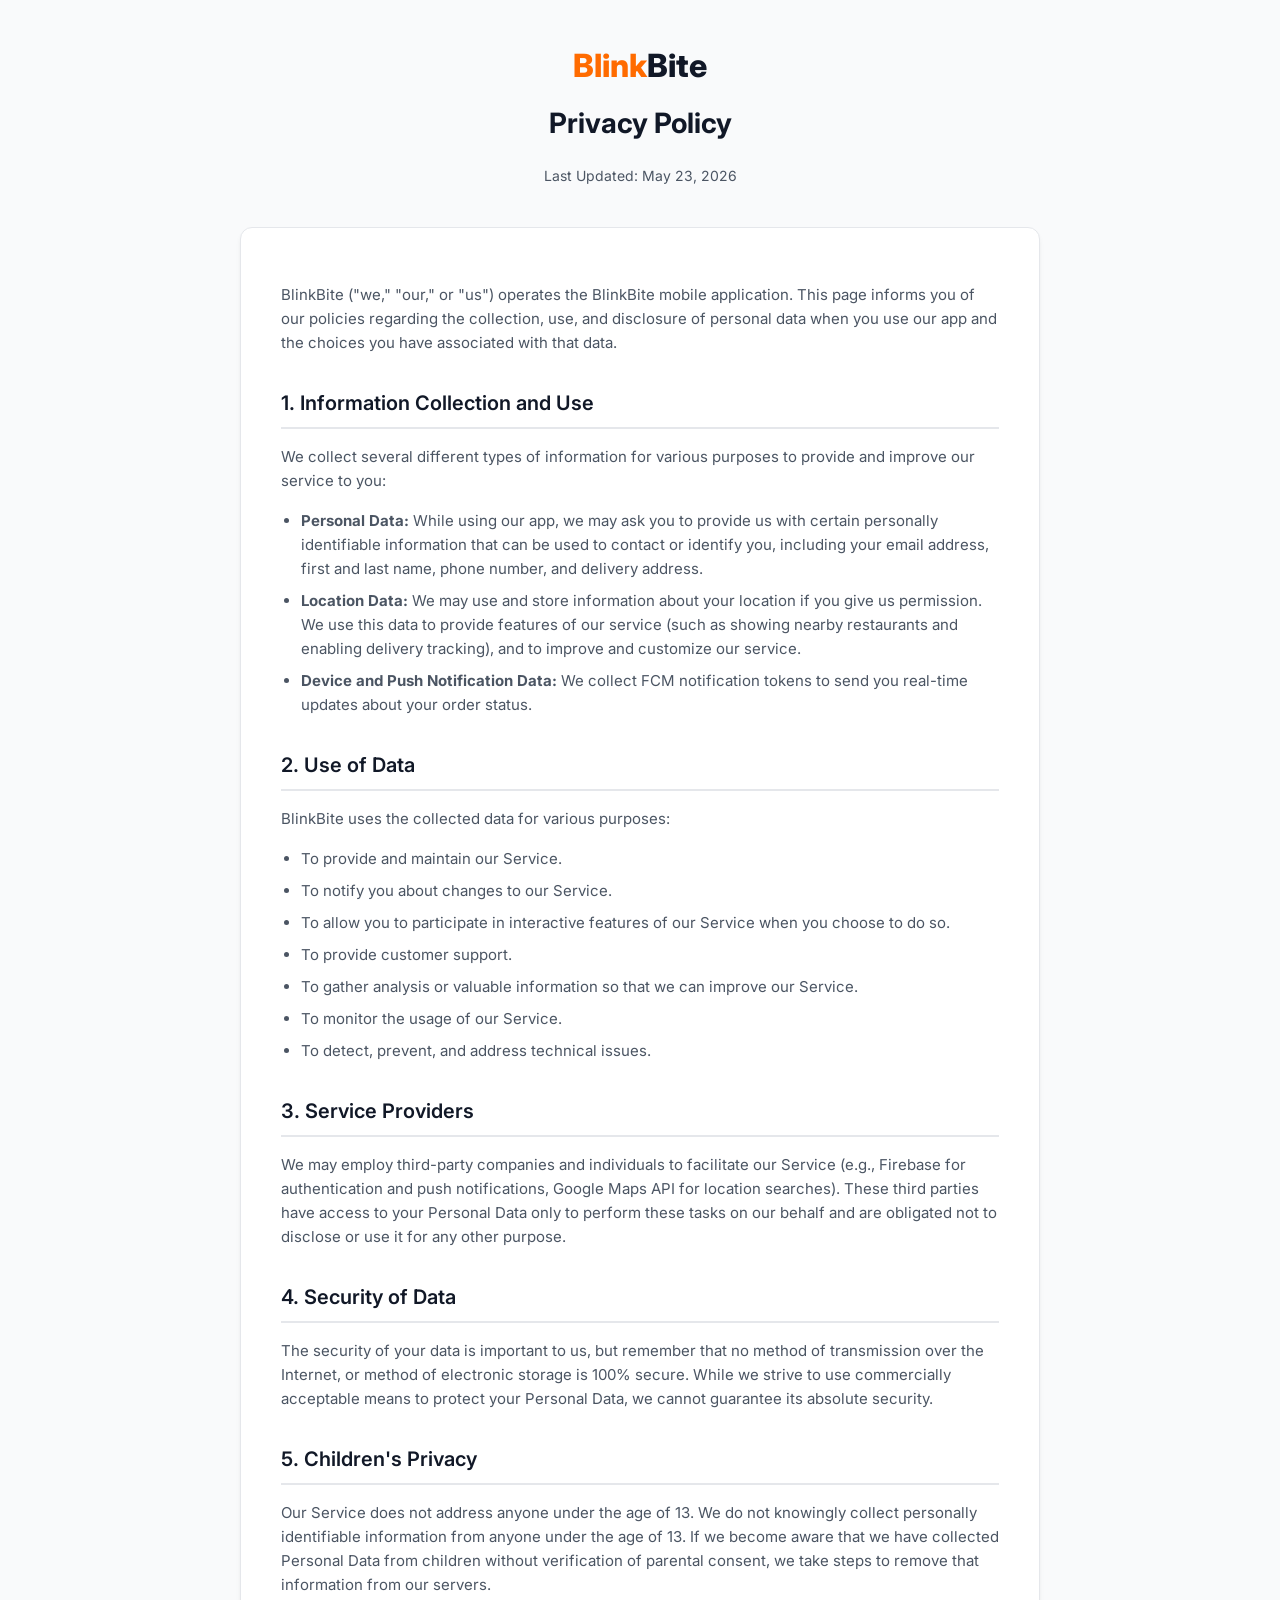
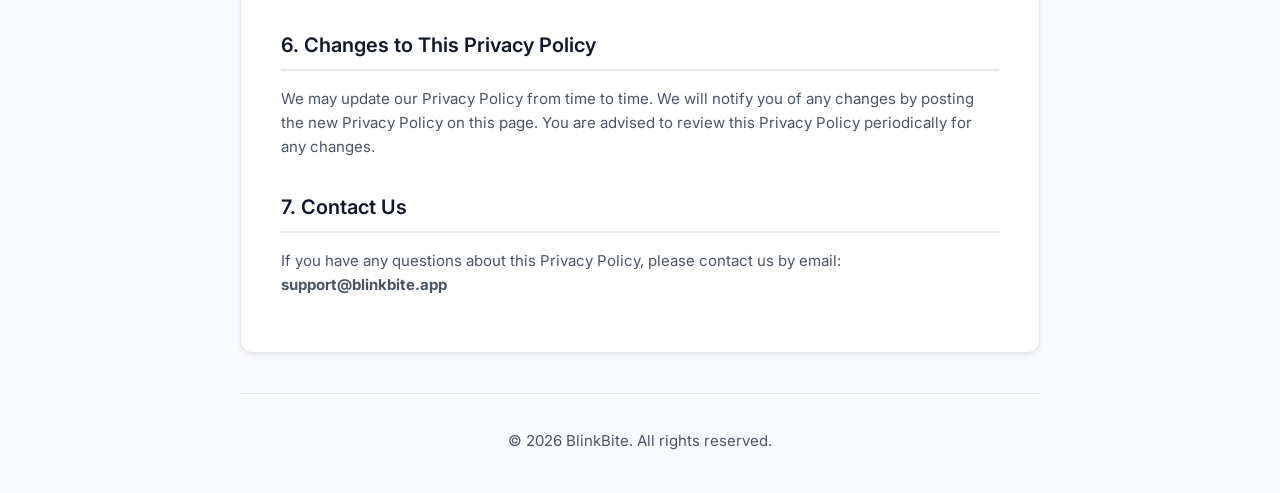
<file: blinkbite.html>
<!DOCTYPE html>
<html lang="en">

<head>
    <meta charset="UTF-8">
    <meta name="viewport" content="width=device-width, initial-scale=1.0">
    <title>Privacy Policy - BlinkBite</title>
    <link href="https://fonts.googleapis.com/css2?family=Inter:wght@300;400;500;600;700&display=swap" rel="stylesheet">
    <style>
        :root {
            --primary: #FF6B00;
            --primary-hover: #E05E00;
            --bg: #F9FAFB;
            --card-bg: #FFFFFF;
            --text-main: #1F2937;
            --text-muted: #4B5563;
            --border: #E5E7EB;
        }

        body {
            font-family: 'Inter', sans-serif;
            background-color: var(--bg);
            color: var(--text-main);
            line-height: 1.6;
            margin: 0;
            padding: 0;
        }

        .container {
            max-width: 800px;
            margin: 40px auto;
            padding: 0 20px;
        }

        header {
            text-align: center;
            margin-bottom: 40px;
        }

        .logo {
            font-size: 32px;
            font-weight: 800;
            color: var(--primary);
            text-decoration: none;
            display: inline-block;
            margin-bottom: 10px;
        }

        .logo span {
            color: #111827;
        }

        h1 {
            font-size: 28px;
            font-weight: 700;
            color: #111827;
            margin-top: 0;
        }

        .last-updated {
            font-size: 14px;
            color: var(--text-muted);
        }

        .card {
            background-color: var(--card-bg);
            border: 1px solid var(--border);
            border-radius: 12px;
            padding: 40px;
            box-shadow: 0 4px 6px -1px rgba(0, 0, 0, 0.05), 0 2px 4px -1px rgba(0, 0, 0, 0.03);
        }

        h2 {
            font-size: 20px;
            font-weight: 600;
            color: #111827;
            border-bottom: 2px solid var(--border);
            padding-bottom: 8px;
            margin-top: 32px;
            margin-bottom: 16px;
        }

        h3 {
            font-size: 16px;
            font-weight: 600;
            color: #111827;
            margin-top: 24px;
            margin-bottom: 8px;
        }

        p,
        li {
            color: var(--text-muted);
            font-size: 15px;
        }

        ul {
            padding-left: 20px;
        }

        li {
            margin-bottom: 8px;
        }

        footer {
            text-align: center;
            margin-top: 40px;
            padding-top: 20px;
            border-top: 1px solid var(--border);
            color: var(--text-muted);
            font-size: 13px;
        }
    </style>
</head>

<body>

    <div class="container">
        <header>
            <a href="#" class="logo">Blink<span>Bite</span></a>
            <h1>Privacy Policy</h1>
            <p class="last-updated">Last Updated: May 23, 2026</p>
        </header>

        <div class="card">
            <p>BlinkBite ("we," "our," or "us") operates the BlinkBite mobile application. This page informs you of our
                policies regarding the collection, use, and disclosure of personal data when you use our app and the
                choices you have associated with that data.</p>

            <h2>1. Information Collection and Use</h2>
            <p>We collect several different types of information for various purposes to provide and improve our service
                to you:</p>
            <ul>
                <li><strong>Personal Data:</strong> While using our app, we may ask you to provide us with certain
                    personally identifiable information that can be used to contact or identify you, including your
                    email address, first and last name, phone number, and delivery address.</li>
                <li><strong>Location Data:</strong> We may use and store information about your location if you give us
                    permission. We use this data to provide features of our service (such as showing nearby restaurants
                    and enabling delivery tracking), and to improve and customize our service.</li>
                <li><strong>Device and Push Notification Data:</strong> We collect FCM notification tokens to send you
                    real-time updates about your order status.</li>
            </ul>

            <h2>2. Use of Data</h2>
            <p>BlinkBite uses the collected data for various purposes:</p>
            <ul>
                <li>To provide and maintain our Service.</li>
                <li>To notify you about changes to our Service.</li>
                <li>To allow you to participate in interactive features of our Service when you choose to do so.</li>
                <li>To provide customer support.</li>
                <li>To gather analysis or valuable information so that we can improve our Service.</li>
                <li>To monitor the usage of our Service.</li>
                <li>To detect, prevent, and address technical issues.</li>
            </ul>

            <h2>3. Service Providers</h2>
            <p>We may employ third-party companies and individuals to facilitate our Service (e.g., Firebase for
                authentication and push notifications, Google Maps API for location searches). These third parties have
                access to your Personal Data only to perform these tasks on our behalf and are obligated not to disclose
                or use it for any other purpose.</p>

            <h2>4. Security of Data</h2>
            <p>The security of your data is important to us, but remember that no method of transmission over the
                Internet, or method of electronic storage is 100% secure. While we strive to use commercially acceptable
                means to protect your Personal Data, we cannot guarantee its absolute security.</p>

            <h2>5. Children's Privacy</h2>
            <p>Our Service does not address anyone under the age of 13. We do not knowingly collect personally
                identifiable information from anyone under the age of 13. If we become aware that we have collected
                Personal Data from children without verification of parental consent, we take steps to remove that
                information from our servers.</p>

            <h2>6. Changes to This Privacy Policy</h2>
            <p>We may update our Privacy Policy from time to time. We will notify you of any changes by posting the new
                Privacy Policy on this page. You are advised to review this Privacy Policy periodically for any changes.
            </p>

            <h2>7. Contact Us</h2>
            <p>If you have any questions about this Privacy Policy, please contact us by email:
                <strong>support@blinkbite.app</strong></p>
        </div>

        <footer>
            <p>&copy; 2026 BlinkBite. All rights reserved.</p>
        </footer>
    </div>

</body>

</html>
</file>
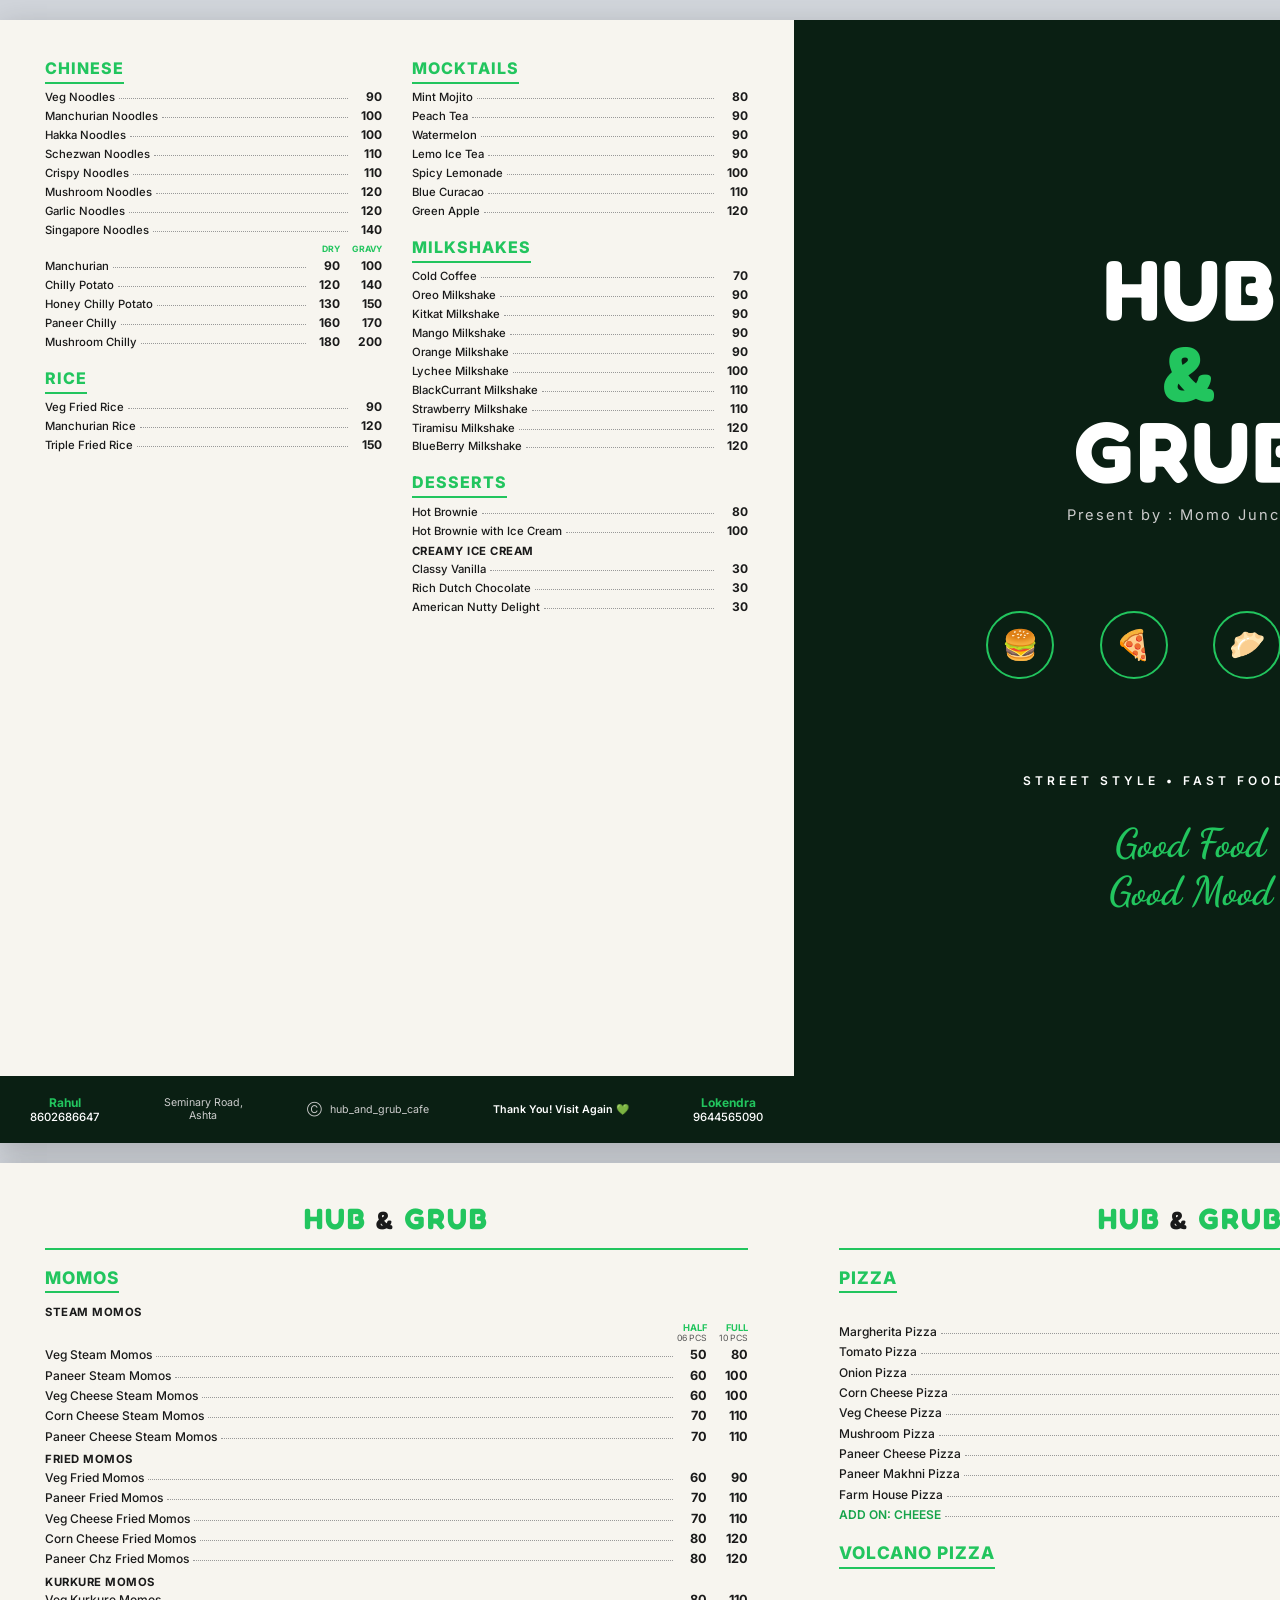
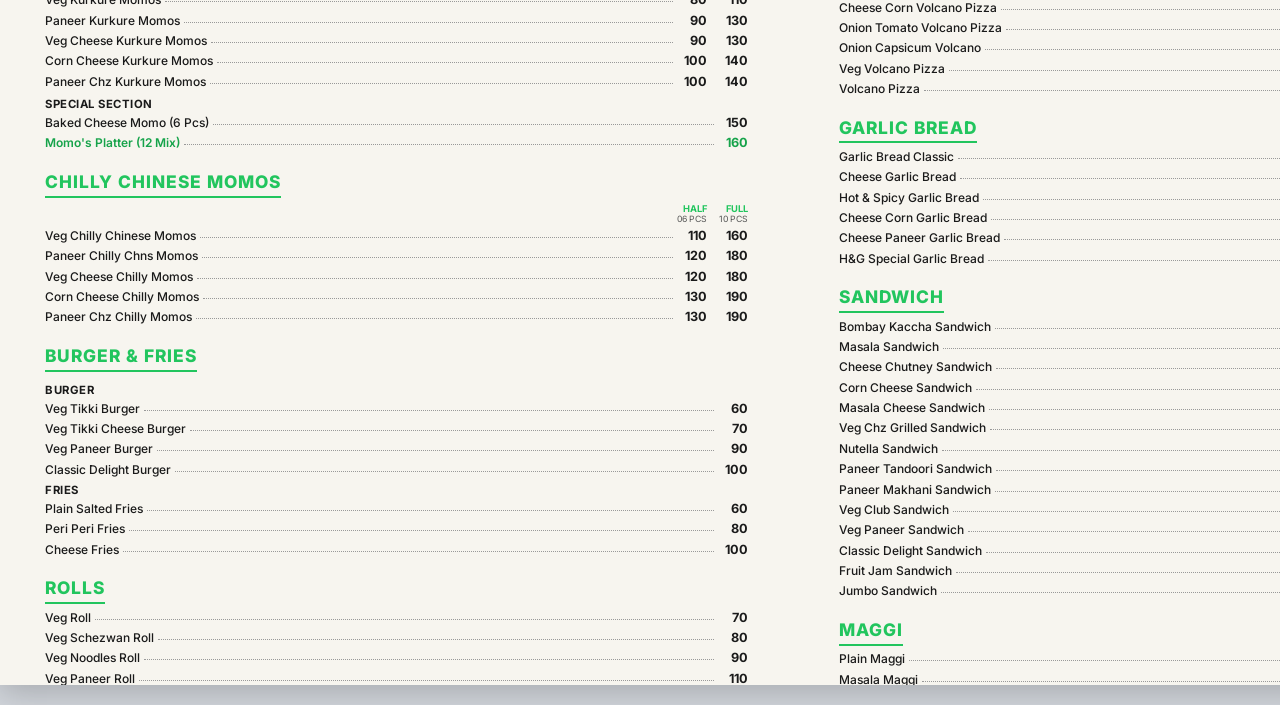
<file: print_menu.html>
<!DOCTYPE html>
<html lang="en">
<head>
  <meta charset="UTF-8">
  <meta name="viewport" content="width=device-width, initial-scale=1">
  <title>Hub & Grub - A3 Bi-fold Menu</title>
  <link href="https://fonts.googleapis.com/css2?family=Fredoka+One&family=Inter:wght@300;400;500;600;700;800&family=Dancing+Script:wght@400;700&display=swap" rel="stylesheet">
  <style>
    :root {
      --dark-green: #0a1f13;
      --cream: #f7f5ef;
      --accent-green: #22c55e;
      --accent-dark: #16a34a;
      --text-dark: #1a1a1a;
      --text-muted: #555555;
      --dot-color: #999999;
    }

    * {
      box-sizing: border-box;
      margin: 0;
      padding: 0;
      -webkit-print-color-adjust: exact !important;
      print-color-adjust: exact !important;
    }

    @page {
      size: A3 landscape;
      margin: 0;
    }

    body {
      margin: 0;
      padding: 0;
      background: #d1d5db;
      font-family: 'Inter', sans-serif;
    }

    /* ==================== A3 PAGE CONTAINER ==================== */
    .a3-page {
      width: 420mm;
      height: 297mm;
      margin: 20px auto;
      display: flex;
      box-shadow: 0 8px 30px rgba(0,0,0,0.2);
      page-break-after: always;
      overflow: hidden;
    }

    @media print {
      body { background: transparent; }
      .a3-page {
        margin: 0;
        box-shadow: none;
      }
    }

    /* ==================== PANEL (Each half = A4) ==================== */
    .panel {
      width: 210mm;
      height: 297mm;
      padding: 10mm 12mm;
      display: flex;
      flex-direction: column;
      overflow: hidden;
    }

    .panel-dark {
      background-color: var(--dark-green);
      color: #ffffff;
    }

    .panel-light {
      background-color: var(--cream);
      color: var(--text-dark);
    }

    /* ==================== FRONT COVER (Panel 1) ==================== */
    .front-cover {
      justify-content: center;
      align-items: center;
      text-align: center;
      position: relative;
    }

    .front-cover .logo-section {
      margin-bottom: 8mm;
    }

    .front-cover .cafe-name {
      font-family: 'Fredoka One', cursive;
      font-size: 64pt;
      line-height: 0.95;
      letter-spacing: 3px;
      color: #ffffff;
      text-transform: uppercase;
      margin: 0;
    }

    .front-cover .cafe-name .amp {
      color: var(--accent-green);
      font-size: 56pt;
    }

    .front-cover .tagline {
      font-family: 'Inter', sans-serif;
      font-size: 11pt;
      font-weight: 400;
      letter-spacing: 2px;
      color: #cccccc;
      margin-top: 4mm;
    }

    .front-cover .icons-row {
      display: flex;
      justify-content: center;
      gap: 12mm;
      margin: 15mm 0;
      font-size: 28pt;
    }

    .front-cover .icons-row span {
      width: 18mm;
      height: 18mm;
      border: 2px solid var(--accent-green);
      border-radius: 50%;
      display: flex;
      align-items: center;
      justify-content: center;
      font-size: 22pt;
    }

    .front-cover .style-line {
      font-family: 'Inter', sans-serif;
      font-weight: 600;
      font-size: 9pt;
      letter-spacing: 4px;
      text-transform: uppercase;
      color: #ffffff;
      margin-top: 10mm;
    }

    .front-cover .slogan {
      font-family: 'Dancing Script', cursive;
      font-size: 30pt;
      color: var(--accent-green);
      margin-top: 8mm;
      font-weight: 700;
    }

    /* ==================== BACK COVER (Panel 4) ==================== */
    .back-cover {
      position: relative;
    }

    .back-cover .back-content {
      flex: 1;
      display: flex;
      flex-direction: column;
      gap: 3mm;
    }

    .back-footer {
      background-color: var(--dark-green);
      color: #ffffff;
      padding: 5mm 8mm;
      margin: auto -12mm -10mm -12mm;
      display: flex;
      justify-content: space-between;
      align-items: center;
      font-size: 8.5pt;
    }

    .back-footer .contact-item {
      text-align: center;
    }

    .back-footer .contact-name {
      color: var(--accent-green);
      font-weight: 700;
      font-size: 9pt;
    }

    .back-footer .contact-number {
      color: #ffffff;
      font-weight: 500;
      font-size: 8.5pt;
    }

    .back-footer .location {
      text-align: center;
      font-size: 8pt;
      color: #cccccc;
    }

    .back-footer .social {
      display: flex;
      align-items: center;
      gap: 2mm;
      font-size: 8pt;
      color: #cccccc;
    }

    .back-footer .thank-you {
      font-family: 'Inter', sans-serif;
      font-weight: 600;
      font-size: 8pt;
      color: #ffffff;
    }

    .back-footer .thank-you .heart {
      color: var(--accent-green);
    }

    /* ==================== INSIDE PANELS LAYOUT ==================== */
    .inside-panel {
      display: flex;
      flex-direction: column;
      gap: 2.5mm;
    }

    .inside-panel .panel-header {
      text-align: center;
      padding-bottom: 3mm;
      border-bottom: 2px solid var(--accent-green);
      margin-bottom: 2mm;
    }

    .inside-panel .panel-header h1 {
      font-family: 'Fredoka One', cursive;
      font-size: 22pt;
      color: var(--accent-green);
      letter-spacing: 2px;
    }

    .inside-panel .panel-header h1 .amp {
      color: var(--text-dark);
      font-size: 18pt;
    }

    /* ==================== CATEGORY STYLING ==================== */
    .category {
      margin-bottom: 1.5mm;
    }

    .cat-title {
      font-family: 'Inter', sans-serif;
      font-weight: 800;
      font-size: 13pt;
      color: var(--accent-green);
      text-transform: uppercase;
      letter-spacing: 1px;
      margin: 0 0 1.5mm 0;
      padding-bottom: 1mm;
      border-bottom: 2px solid var(--accent-green);
      display: inline-block;
    }

    .sub-cat {
      font-family: 'Inter', sans-serif;
      font-weight: 700;
      font-size: 8.5pt;
      color: var(--text-dark);
      text-transform: uppercase;
      letter-spacing: 0.5px;
      margin: 1.5mm 0 1mm 0;
    }

    /* ==================== ITEM STYLING ==================== */
    .item {
      display: flex;
      align-items: baseline;
      font-size: 9pt;
      margin-bottom: 1.2mm;
      line-height: 1.25;
    }

    .item-name {
      font-family: 'Inter', sans-serif;
      font-weight: 500;
      color: var(--text-dark);
      white-space: nowrap;
    }

    .item-name.green {
      color: var(--accent-dark);
      font-weight: 600;
    }

    .item-dots {
      flex: 1;
      border-bottom: 1px dotted var(--dot-color);
      margin: 0 4px;
      position: relative;
      top: -2px;
      min-width: 5mm;
    }

    .item-price-container {
      display: flex;
      gap: 3mm;
      align-items: baseline;
    }

    .price {
      font-family: 'Inter', sans-serif;
      font-weight: 700;
      font-size: 9.5pt;
      color: var(--text-dark);
      text-align: right;
      min-width: 8mm;
    }

    .price.green {
      color: var(--accent-dark);
    }

    /* ==================== LEGEND ==================== */
    .legend {
      display: flex;
      justify-content: flex-end;
      gap: 3mm;
      font-family: 'Inter', sans-serif;
      font-weight: 700;
      font-size: 7pt;
      color: var(--accent-green);
      text-transform: uppercase;
      margin-bottom: 1mm;
    }

    .legend span {
      min-width: 8mm;
      text-align: right;
    }

    .small-text {
      font-size: 6.5pt;
      color: var(--text-muted);
      font-weight: 400;
      display: block;
    }

    /* ==================== TWO-COL LAYOUT FOR BACK COVER ==================== */
    .two-col {
      display: flex;
      gap: 8mm;
    }

    .two-col .col {
      flex: 1;
      display: flex;
      flex-direction: column;
      gap: 2.5mm;
    }

    /* Items for the back cover panels (slightly smaller) */
    .back-cover .item {
      font-size: 8.5pt;
      margin-bottom: 1mm;
    }

    .back-cover .price {
      font-size: 9pt;
      min-width: 8mm;
    }

    .back-cover .cat-title {
      font-size: 12pt;
    }

    .back-cover .legend {
      font-size: 6.5pt;
    }

    /* ==================== FLAT PRICE LIST (Mocktail/Milkshake style) ==================== */
    .flat-list .cat-title {
      display: inline;
      margin-right: 3mm;
    }

    .flat-list .flat-price {
      font-family: 'Inter', sans-serif;
      font-weight: 800;
      font-size: 12pt;
      color: var(--accent-green);
    }

    .flat-list .item {
      font-size: 8.5pt;
      margin-bottom: 0.8mm;
    }

    .flat-list .item-name {
      font-weight: 400;
      font-style: italic;
    }
  </style>
</head>
<body>

  <!-- ===================== PAGE 1: OUTSIDE (Back Cover Left + Front Cover Right) ===================== -->
  <div class="a3-page">

    <!-- PANEL 4: Back Cover (Left side when unfolded) -->
    <div class="panel panel-light back-cover">
      <div class="back-content">

        <div class="two-col">
          <!-- Left Column: Chinese, Rice -->
          <div class="col">
            <!-- Chinese -->
            <div class="category">
              <h2 class="cat-title">Chinese</h2>
              <div class="item"><span class="item-name">Veg Noodles</span><span class="item-dots"></span><div class="item-price-container"><span class="price">90</span></div></div>
              <div class="item"><span class="item-name">Manchurian Noodles</span><span class="item-dots"></span><div class="item-price-container"><span class="price">100</span></div></div>
              <div class="item"><span class="item-name">Hakka Noodles</span><span class="item-dots"></span><div class="item-price-container"><span class="price">100</span></div></div>
              <div class="item"><span class="item-name">Schezwan Noodles</span><span class="item-dots"></span><div class="item-price-container"><span class="price">110</span></div></div>
              <div class="item"><span class="item-name">Crispy Noodles</span><span class="item-dots"></span><div class="item-price-container"><span class="price">110</span></div></div>
              <div class="item"><span class="item-name">Mushroom Noodles</span><span class="item-dots"></span><div class="item-price-container"><span class="price">120</span></div></div>
              <div class="item"><span class="item-name">Garlic Noodles</span><span class="item-dots"></span><div class="item-price-container"><span class="price">120</span></div></div>
              <div class="item"><span class="item-name">Singapore Noodles</span><span class="item-dots"></span><div class="item-price-container"><span class="price">140</span></div></div>

              <div class="legend" style="margin-top: 2mm;"><span>Dry</span><span>Gravy</span></div>
              <div class="item"><span class="item-name">Manchurian</span><span class="item-dots"></span><div class="item-price-container"><span class="price">90</span><span class="price">100</span></div></div>
              <div class="item"><span class="item-name">Chilly Potato</span><span class="item-dots"></span><div class="item-price-container"><span class="price">120</span><span class="price">140</span></div></div>
              <div class="item"><span class="item-name">Honey Chilly Potato</span><span class="item-dots"></span><div class="item-price-container"><span class="price">130</span><span class="price">150</span></div></div>
              <div class="item"><span class="item-name">Paneer Chilly</span><span class="item-dots"></span><div class="item-price-container"><span class="price">160</span><span class="price">170</span></div></div>
              <div class="item"><span class="item-name">Mushroom Chilly</span><span class="item-dots"></span><div class="item-price-container"><span class="price">180</span><span class="price">200</span></div></div>
            </div>

            <!-- Rice -->
            <div class="category">
              <h2 class="cat-title">Rice</h2>
              <div class="item"><span class="item-name">Veg Fried Rice</span><span class="item-dots"></span><div class="item-price-container"><span class="price">90</span></div></div>
              <div class="item"><span class="item-name">Manchurian Rice</span><span class="item-dots"></span><div class="item-price-container"><span class="price">120</span></div></div>
              <div class="item"><span class="item-name">Triple Fried Rice</span><span class="item-dots"></span><div class="item-price-container"><span class="price">150</span></div></div>
            </div>
          </div>

          <!-- Right Column: Mocktails, Milkshakes, Desserts -->
          <div class="col">
            <!-- Mocktails -->
            <div class="category">
              <h2 class="cat-title">Mocktails</h2>
              <div class="item"><span class="item-name">Mint Mojito</span><span class="item-dots"></span><div class="item-price-container"><span class="price">80</span></div></div>
              <div class="item"><span class="item-name">Peach Tea</span><span class="item-dots"></span><div class="item-price-container"><span class="price">90</span></div></div>
              <div class="item"><span class="item-name">Watermelon</span><span class="item-dots"></span><div class="item-price-container"><span class="price">90</span></div></div>
              <div class="item"><span class="item-name">Lemo Ice Tea</span><span class="item-dots"></span><div class="item-price-container"><span class="price">90</span></div></div>
              <div class="item"><span class="item-name">Spicy Lemonade</span><span class="item-dots"></span><div class="item-price-container"><span class="price">100</span></div></div>
              <div class="item"><span class="item-name">Blue Curacao</span><span class="item-dots"></span><div class="item-price-container"><span class="price">110</span></div></div>
              <div class="item"><span class="item-name">Green Apple</span><span class="item-dots"></span><div class="item-price-container"><span class="price">120</span></div></div>
            </div>

            <!-- Milkshakes -->
            <div class="category">
              <h2 class="cat-title">Milkshakes</h2>
              <div class="item"><span class="item-name">Cold Coffee</span><span class="item-dots"></span><div class="item-price-container"><span class="price">70</span></div></div>
              <div class="item"><span class="item-name">Oreo Milkshake</span><span class="item-dots"></span><div class="item-price-container"><span class="price">90</span></div></div>
              <div class="item"><span class="item-name">Kitkat Milkshake</span><span class="item-dots"></span><div class="item-price-container"><span class="price">90</span></div></div>
              <div class="item"><span class="item-name">Mango Milkshake</span><span class="item-dots"></span><div class="item-price-container"><span class="price">90</span></div></div>
              <div class="item"><span class="item-name">Orange Milkshake</span><span class="item-dots"></span><div class="item-price-container"><span class="price">90</span></div></div>
              <div class="item"><span class="item-name">Lychee Milkshake</span><span class="item-dots"></span><div class="item-price-container"><span class="price">100</span></div></div>
              <div class="item"><span class="item-name">BlackCurrant Milkshake</span><span class="item-dots"></span><div class="item-price-container"><span class="price">110</span></div></div>
              <div class="item"><span class="item-name">Strawberry Milkshake</span><span class="item-dots"></span><div class="item-price-container"><span class="price">110</span></div></div>
              <div class="item"><span class="item-name">Tiramisu Milkshake</span><span class="item-dots"></span><div class="item-price-container"><span class="price">120</span></div></div>
              <div class="item"><span class="item-name">BlueBerry Milkshake</span><span class="item-dots"></span><div class="item-price-container"><span class="price">120</span></div></div>
            </div>

            <!-- Desserts -->
            <div class="category">
              <h2 class="cat-title">Desserts</h2>
              <div class="item"><span class="item-name">Hot Brownie</span><span class="item-dots"></span><div class="item-price-container"><span class="price">80</span></div></div>
              <div class="item"><span class="item-name">Hot Brownie with Ice Cream</span><span class="item-dots"></span><div class="item-price-container"><span class="price">100</span></div></div>
              <h3 class="sub-cat" style="margin-top: 1.5mm;">Creamy Ice Cream</h3>
              <div class="item"><span class="item-name">Classy Vanilla</span><span class="item-dots"></span><div class="item-price-container"><span class="price">30</span></div></div>
              <div class="item"><span class="item-name">Rich Dutch Chocolate</span><span class="item-dots"></span><div class="item-price-container"><span class="price">30</span></div></div>
              <div class="item"><span class="item-name">American Nutty Delight</span><span class="item-dots"></span><div class="item-price-container"><span class="price">30</span></div></div>
            </div>
          </div>
        </div>

      </div>

      <!-- Dark Footer -->
      <div class="back-footer">
        <div class="contact-item">
          <div class="contact-name">Rahul</div>
          <div class="contact-number">8602686647</div>
        </div>
        <div class="location">
          Seminary Road,<br>Ashta
        </div>
        <div class="social">
          <span>&#9400;</span> hub_and_grub_cafe
        </div>
        <div class="thank-you">
          Thank You! Visit Again <span class="heart">&#x1F49A;</span>
        </div>
        <div class="contact-item">
          <div class="contact-name">Lokendra</div>
          <div class="contact-number">9644565090</div>
        </div>
      </div>
    </div>

    <!-- PANEL 1: Front Cover (Right side when unfolded) -->
    <div class="panel panel-dark front-cover">
      <div class="logo-section">
        <h1 class="cafe-name">
          HUB<br>
          <span class="amp">&</span><br>
          GRUB
        </h1>
        <p class="tagline">Present by : Momo Junction</p>
      </div>

      <div class="icons-row">
        <span>🍔</span>
        <span>🍕</span>
        <span>🥟</span>
        <span>🥤</span>
      </div>

      <div class="style-line">Street Style &bull; Fast Food &bull; Cafe</div>

      <p class="slogan">Good Food<br>Good Mood</p>
    </div>

  </div>

  <!-- ===================== PAGE 2: INSIDE SPREAD (Inside Left + Inside Right) ===================== -->
  <div class="a3-page">

    <!-- PANEL 2: Inside Left -->
    <div class="panel panel-light inside-panel">
      <div class="panel-header">
        <h1>HUB <span class="amp">&</span> GRUB</h1>
      </div>

      <!-- Momos -->
      <div class="category">
        <h2 class="cat-title">Momos</h2>

        <h3 class="sub-cat">Steam Momos</h3>
        <div class="legend"><span>Half<br><span class="small-text">06 Pcs</span></span><span>Full<br><span class="small-text">10 Pcs</span></span></div>
        <div class="item"><span class="item-name">Veg Steam Momos</span><span class="item-dots"></span><div class="item-price-container"><span class="price">50</span><span class="price">80</span></div></div>
        <div class="item"><span class="item-name">Paneer Steam Momos</span><span class="item-dots"></span><div class="item-price-container"><span class="price">60</span><span class="price">100</span></div></div>
        <div class="item"><span class="item-name">Veg Cheese Steam Momos</span><span class="item-dots"></span><div class="item-price-container"><span class="price">60</span><span class="price">100</span></div></div>
        <div class="item"><span class="item-name">Corn Cheese Steam Momos</span><span class="item-dots"></span><div class="item-price-container"><span class="price">70</span><span class="price">110</span></div></div>
        <div class="item"><span class="item-name">Paneer Cheese Steam Momos</span><span class="item-dots"></span><div class="item-price-container"><span class="price">70</span><span class="price">110</span></div></div>

        <h3 class="sub-cat" style="margin-top: 2mm;">Fried Momos</h3>
        <div class="item"><span class="item-name">Veg Fried Momos</span><span class="item-dots"></span><div class="item-price-container"><span class="price">60</span><span class="price">90</span></div></div>
        <div class="item"><span class="item-name">Paneer Fried Momos</span><span class="item-dots"></span><div class="item-price-container"><span class="price">70</span><span class="price">110</span></div></div>
        <div class="item"><span class="item-name">Veg Cheese Fried Momos</span><span class="item-dots"></span><div class="item-price-container"><span class="price">70</span><span class="price">110</span></div></div>
        <div class="item"><span class="item-name">Corn Cheese Fried Momos</span><span class="item-dots"></span><div class="item-price-container"><span class="price">80</span><span class="price">120</span></div></div>
        <div class="item"><span class="item-name">Paneer Chz Fried Momos</span><span class="item-dots"></span><div class="item-price-container"><span class="price">80</span><span class="price">120</span></div></div>

        <h3 class="sub-cat" style="margin-top: 2mm;">Kurkure Momos</h3>
        <div class="item"><span class="item-name">Veg Kurkure Momos</span><span class="item-dots"></span><div class="item-price-container"><span class="price">80</span><span class="price">110</span></div></div>
        <div class="item"><span class="item-name">Paneer Kurkure Momos</span><span class="item-dots"></span><div class="item-price-container"><span class="price">90</span><span class="price">130</span></div></div>
        <div class="item"><span class="item-name">Veg Cheese Kurkure Momos</span><span class="item-dots"></span><div class="item-price-container"><span class="price">90</span><span class="price">130</span></div></div>
        <div class="item"><span class="item-name">Corn Cheese Kurkure Momos</span><span class="item-dots"></span><div class="item-price-container"><span class="price">100</span><span class="price">140</span></div></div>
        <div class="item"><span class="item-name">Paneer Chz Kurkure Momos</span><span class="item-dots"></span><div class="item-price-container"><span class="price">100</span><span class="price">140</span></div></div>

        <h3 class="sub-cat" style="margin-top: 2mm;">Special Section</h3>
        <div class="item"><span class="item-name">Baked Cheese Momo (6 Pcs)</span><span class="item-dots"></span><div class="item-price-container"><span class="price">150</span></div></div>
        <div class="item"><span class="item-name green">Momo's Platter (12 Mix)</span><span class="item-dots"></span><div class="item-price-container"><span class="price green">160</span></div></div>
      </div>

      <!-- Chilly Chinese Momos -->
      <div class="category">
        <h2 class="cat-title">Chilly Chinese Momos</h2>
        <div class="legend"><span>Half<br><span class="small-text">06 Pcs</span></span><span>Full<br><span class="small-text">10 Pcs</span></span></div>
        <div class="item"><span class="item-name">Veg Chilly Chinese Momos</span><span class="item-dots"></span><div class="item-price-container"><span class="price">110</span><span class="price">160</span></div></div>
        <div class="item"><span class="item-name">Paneer Chilly Chns Momos</span><span class="item-dots"></span><div class="item-price-container"><span class="price">120</span><span class="price">180</span></div></div>
        <div class="item"><span class="item-name">Veg Cheese Chilly Momos</span><span class="item-dots"></span><div class="item-price-container"><span class="price">120</span><span class="price">180</span></div></div>
        <div class="item"><span class="item-name">Corn Cheese Chilly Momos</span><span class="item-dots"></span><div class="item-price-container"><span class="price">130</span><span class="price">190</span></div></div>
        <div class="item"><span class="item-name">Paneer Chz Chilly Momos</span><span class="item-dots"></span><div class="item-price-container"><span class="price">130</span><span class="price">190</span></div></div>
      </div>

      <!-- Burger & Fries -->
      <div class="category">
        <h2 class="cat-title">Burger & Fries</h2>
        <h3 class="sub-cat">Burger</h3>
        <div class="item"><span class="item-name">Veg Tikki Burger</span><span class="item-dots"></span><div class="item-price-container"><span class="price">60</span></div></div>
        <div class="item"><span class="item-name">Veg Tikki Cheese Burger</span><span class="item-dots"></span><div class="item-price-container"><span class="price">70</span></div></div>
        <div class="item"><span class="item-name">Veg Paneer Burger</span><span class="item-dots"></span><div class="item-price-container"><span class="price">90</span></div></div>
        <div class="item"><span class="item-name">Classic Delight Burger</span><span class="item-dots"></span><div class="item-price-container"><span class="price">100</span></div></div>
        <h3 class="sub-cat" style="margin-top: 1.5mm;">Fries</h3>
        <div class="item"><span class="item-name">Plain Salted Fries</span><span class="item-dots"></span><div class="item-price-container"><span class="price">60</span></div></div>
        <div class="item"><span class="item-name">Peri Peri Fries</span><span class="item-dots"></span><div class="item-price-container"><span class="price">80</span></div></div>
        <div class="item"><span class="item-name">Cheese Fries</span><span class="item-dots"></span><div class="item-price-container"><span class="price">100</span></div></div>
      </div>

      <!-- Rolls -->
      <div class="category">
        <h2 class="cat-title">Rolls</h2>
        <div class="item"><span class="item-name">Veg Roll</span><span class="item-dots"></span><div class="item-price-container"><span class="price">70</span></div></div>
        <div class="item"><span class="item-name">Veg Schezwan Roll</span><span class="item-dots"></span><div class="item-price-container"><span class="price">80</span></div></div>
        <div class="item"><span class="item-name">Veg Noodles Roll</span><span class="item-dots"></span><div class="item-price-container"><span class="price">90</span></div></div>
        <div class="item"><span class="item-name">Veg Paneer Roll</span><span class="item-dots"></span><div class="item-price-container"><span class="price">110</span></div></div>
        <div class="item"><span class="item-name">Veg Tandoori Paneer Roll</span><span class="item-dots"></span><div class="item-price-container"><span class="price">120</span></div></div>
      </div>
    </div>

    <!-- PANEL 3: Inside Right -->
    <div class="panel panel-light inside-panel">
      <div class="panel-header">
        <h1>HUB <span class="amp">&</span> GRUB</h1>
      </div>

      <!-- Pizza -->
      <div class="category">
        <h2 class="cat-title">Pizza</h2>
        <div class="legend"><span>Reg<br><span class="small-text">6"</span></span><span>Med<br><span class="small-text">9"</span></span><span>Lrg<br><span class="small-text">12"</span></span></div>
        <div class="item"><span class="item-name">Margherita Pizza</span><span class="item-dots"></span><div class="item-price-container"><span class="price">100</span><span class="price">150</span><span class="price">200</span></div></div>
        <div class="item"><span class="item-name">Tomato Pizza</span><span class="item-dots"></span><div class="item-price-container"><span class="price">110</span><span class="price">170</span><span class="price">220</span></div></div>
        <div class="item"><span class="item-name">Onion Pizza</span><span class="item-dots"></span><div class="item-price-container"><span class="price">110</span><span class="price">170</span><span class="price">220</span></div></div>
        <div class="item"><span class="item-name">Corn Cheese Pizza</span><span class="item-dots"></span><div class="item-price-container"><span class="price">120</span><span class="price">180</span><span class="price">230</span></div></div>
        <div class="item"><span class="item-name">Veg Cheese Pizza</span><span class="item-dots"></span><div class="item-price-container"><span class="price">140</span><span class="price">190</span><span class="price">250</span></div></div>
        <div class="item"><span class="item-name">Mushroom Pizza</span><span class="item-dots"></span><div class="item-price-container"><span class="price">140</span><span class="price">190</span><span class="price">250</span></div></div>
        <div class="item"><span class="item-name">Paneer Cheese Pizza</span><span class="item-dots"></span><div class="item-price-container"><span class="price">150</span><span class="price">200</span><span class="price">260</span></div></div>
        <div class="item"><span class="item-name">Paneer Makhni Pizza</span><span class="item-dots"></span><div class="item-price-container"><span class="price">160</span><span class="price">220</span><span class="price">280</span></div></div>
        <div class="item"><span class="item-name">Farm House Pizza</span><span class="item-dots"></span><div class="item-price-container"><span class="price">170</span><span class="price">240</span><span class="price">300</span></div></div>
        <div class="item"><span class="item-name green">ADD ON: CHEESE</span><span class="item-dots"></span><div class="item-price-container"><span class="price green">50</span><span class="price green">100</span><span class="price green"></span></div></div>
      </div>

      <!-- Volcano Pizza -->
      <div class="category">
        <h2 class="cat-title">Volcano Pizza</h2>
        <div class="legend"><span>Large<br><span class="small-text">12"</span></span></div>
        <div class="item"><span class="item-name">Cheese Corn Volcano Pizza</span><span class="item-dots"></span><div class="item-price-container"><span class="price">300</span></div></div>
        <div class="item"><span class="item-name">Onion Tomato Volcano Pizza</span><span class="item-dots"></span><div class="item-price-container"><span class="price">310</span></div></div>
        <div class="item"><span class="item-name">Onion Capsicum Volcano</span><span class="item-dots"></span><div class="item-price-container"><span class="price">310</span></div></div>
        <div class="item"><span class="item-name">Veg Volcano Pizza</span><span class="item-dots"></span><div class="item-price-container"><span class="price">320</span></div></div>
        <div class="item"><span class="item-name">Volcano Pizza</span><span class="item-dots"></span><div class="item-price-container"><span class="price">330</span></div></div>
      </div>

      <!-- Garlic Bread -->
      <div class="category">
        <h2 class="cat-title">Garlic Bread</h2>
        <div class="item"><span class="item-name">Garlic Bread Classic</span><span class="item-dots"></span><div class="item-price-container"><span class="price">80</span></div></div>
        <div class="item"><span class="item-name">Cheese Garlic Bread</span><span class="item-dots"></span><div class="item-price-container"><span class="price">90</span></div></div>
        <div class="item"><span class="item-name">Hot & Spicy Garlic Bread</span><span class="item-dots"></span><div class="item-price-container"><span class="price">90</span></div></div>
        <div class="item"><span class="item-name">Cheese Corn Garlic Bread</span><span class="item-dots"></span><div class="item-price-container"><span class="price">100</span></div></div>
        <div class="item"><span class="item-name">Cheese Paneer Garlic Bread</span><span class="item-dots"></span><div class="item-price-container"><span class="price">120</span></div></div>
        <div class="item"><span class="item-name">H&G Special Garlic Bread</span><span class="item-dots"></span><div class="item-price-container"><span class="price">150</span></div></div>
      </div>

      <!-- Sandwich -->
      <div class="category">
        <h2 class="cat-title">Sandwich</h2>
        <div class="item"><span class="item-name">Bombay Kaccha Sandwich</span><span class="item-dots"></span><div class="item-price-container"><span class="price">50</span></div></div>
        <div class="item"><span class="item-name">Masala Sandwich</span><span class="item-dots"></span><div class="item-price-container"><span class="price">70</span></div></div>
        <div class="item"><span class="item-name">Cheese Chutney Sandwich</span><span class="item-dots"></span><div class="item-price-container"><span class="price">70</span></div></div>
        <div class="item"><span class="item-name">Corn Cheese Sandwich</span><span class="item-dots"></span><div class="item-price-container"><span class="price">80</span></div></div>
        <div class="item"><span class="item-name">Masala Cheese Sandwich</span><span class="item-dots"></span><div class="item-price-container"><span class="price">90</span></div></div>
        <div class="item"><span class="item-name">Veg Chz Grilled Sandwich</span><span class="item-dots"></span><div class="item-price-container"><span class="price">100</span></div></div>
        <div class="item"><span class="item-name">Nutella Sandwich</span><span class="item-dots"></span><div class="item-price-container"><span class="price">100</span></div></div>
        <div class="item"><span class="item-name">Paneer Tandoori Sandwich</span><span class="item-dots"></span><div class="item-price-container"><span class="price">110</span></div></div>
        <div class="item"><span class="item-name">Paneer Makhani Sandwich</span><span class="item-dots"></span><div class="item-price-container"><span class="price">110</span></div></div>
        <div class="item"><span class="item-name">Veg Club Sandwich</span><span class="item-dots"></span><div class="item-price-container"><span class="price">120</span></div></div>
        <div class="item"><span class="item-name">Veg Paneer Sandwich</span><span class="item-dots"></span><div class="item-price-container"><span class="price">120</span></div></div>
        <div class="item"><span class="item-name">Classic Delight Sandwich</span><span class="item-dots"></span><div class="item-price-container"><span class="price">130</span></div></div>
        <div class="item"><span class="item-name">Fruit Jam Sandwich</span><span class="item-dots"></span><div class="item-price-container"><span class="price">150</span></div></div>
        <div class="item"><span class="item-name">Jumbo Sandwich</span><span class="item-dots"></span><div class="item-price-container"><span class="price">150</span></div></div>
      </div>

      <!-- Maggi -->
      <div class="category">
        <h2 class="cat-title">Maggi</h2>
        <div class="item"><span class="item-name">Plain Maggi</span><span class="item-dots"></span><div class="item-price-container"><span class="price">60</span></div></div>
        <div class="item"><span class="item-name">Masala Maggi</span><span class="item-dots"></span><div class="item-price-container"><span class="price">80</span></div></div>
        <div class="item"><span class="item-name">Veg Corn Maggi</span><span class="item-dots"></span><div class="item-price-container"><span class="price">80</span></div></div>
        <div class="item"><span class="item-name">Plain Cheese Maggi</span><span class="item-dots"></span><div class="item-price-container"><span class="price">80</span></div></div>
        <div class="item"><span class="item-name">Corn Cheese Maggi</span><span class="item-dots"></span><div class="item-price-container"><span class="price">90</span></div></div>
        <div class="item"><span class="item-name">Paneer Tandoori Maggi</span><span class="item-dots"></span><div class="item-price-container"><span class="price">100</span></div></div>
        <div class="item"><span class="item-name">Punjabi Tadka Maggi</span><span class="item-dots"></span><div class="item-price-container"><span class="price">100</span></div></div>
        <div class="item"><span class="item-name">Alfredo Maggi</span><span class="item-dots"></span><div class="item-price-container"><span class="price">120</span></div></div>
        <div class="item"><span class="item-name">Classic Delight Maggi</span><span class="item-dots"></span><div class="item-price-container"><span class="price">140</span></div></div>
      </div>

      <!-- Pasta -->
      <div class="category">
        <h2 class="cat-title">Pasta</h2>
        <div class="item"><span class="item-name">Red Sauce Pasta</span><span class="item-dots"></span><div class="item-price-container"><span class="price">110</span></div></div>
        <div class="item"><span class="item-name">White Sauce Pasta</span><span class="item-dots"></span><div class="item-price-container"><span class="price">130</span></div></div>
        <div class="item"><span class="item-name">Spaghetti Pasta</span><span class="item-dots"></span><div class="item-price-container"><span class="price">160</span></div></div>
        <div class="item"><span class="item-name">Hot Garlic Pasta</span><span class="item-dots"></span><div class="item-price-container"><span class="price">180</span></div></div>
      </div>
    </div>

  </div>

</body>
</html>
</file>
